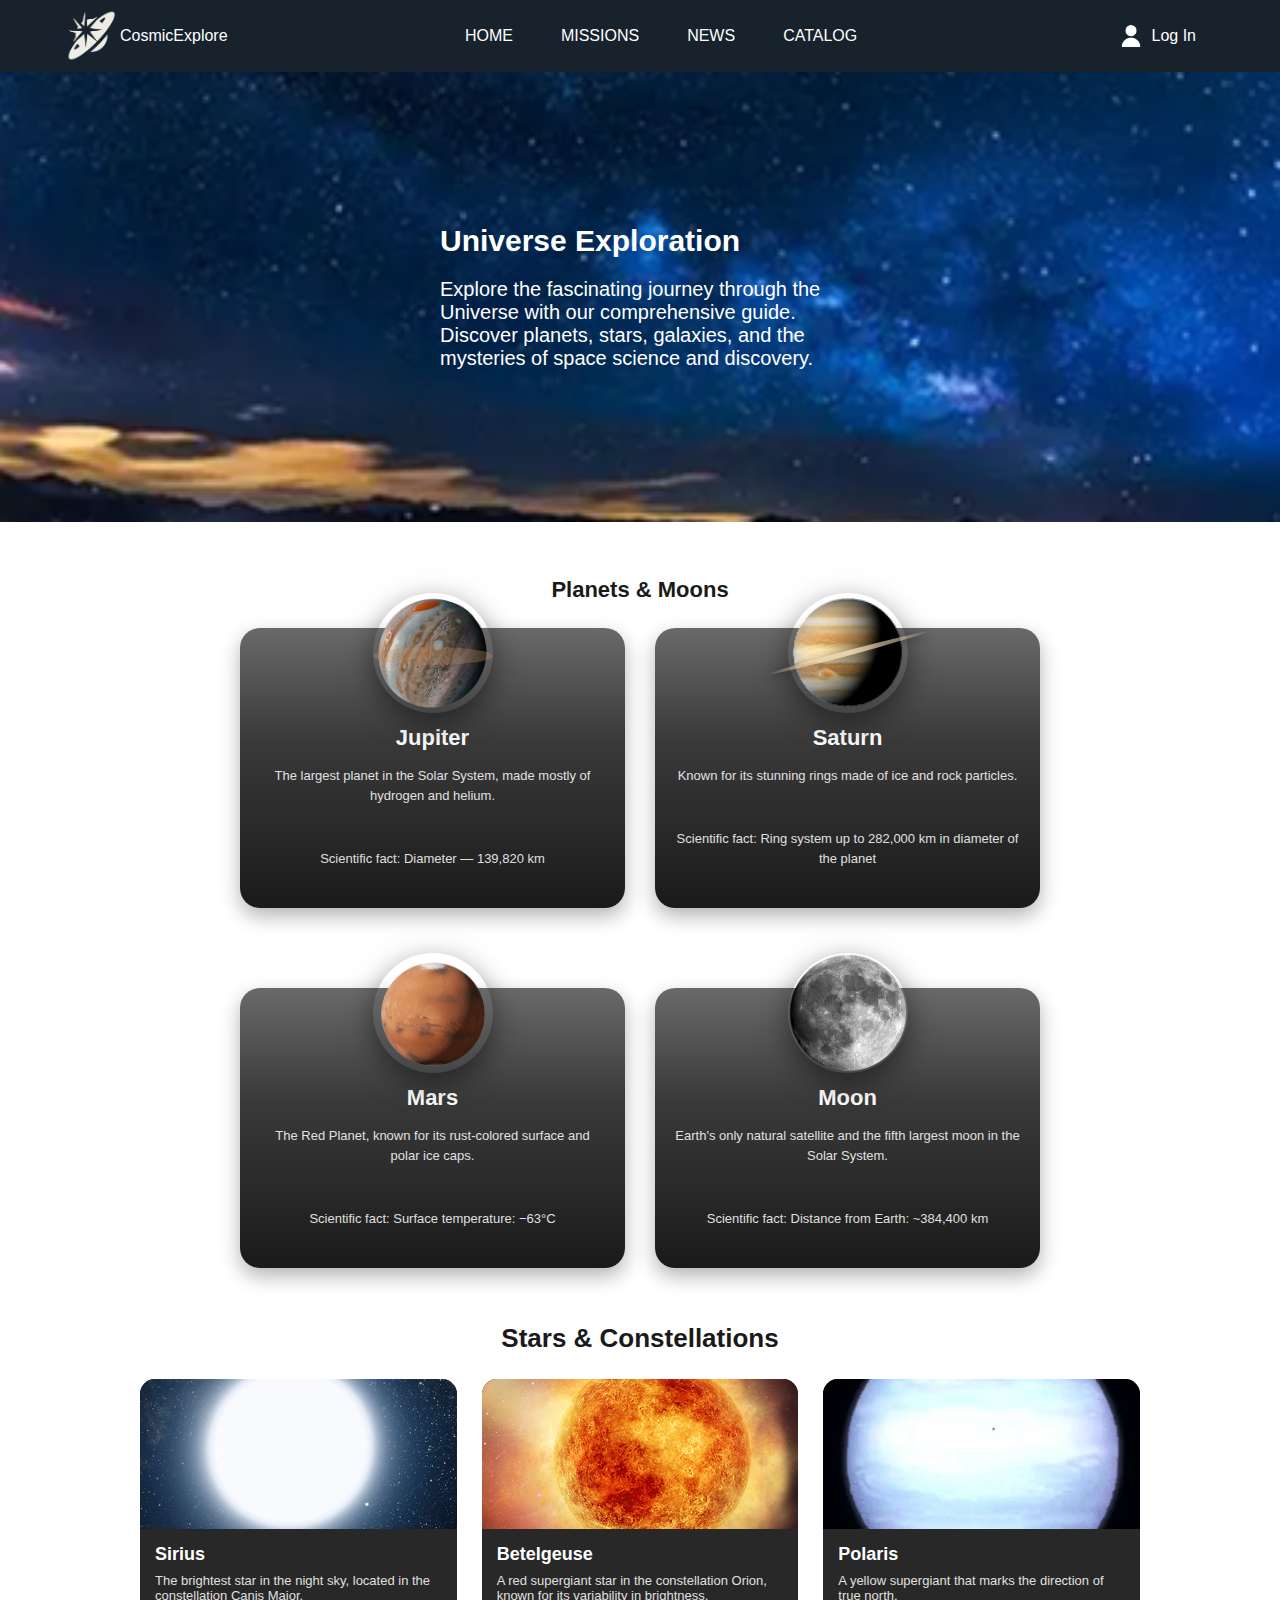
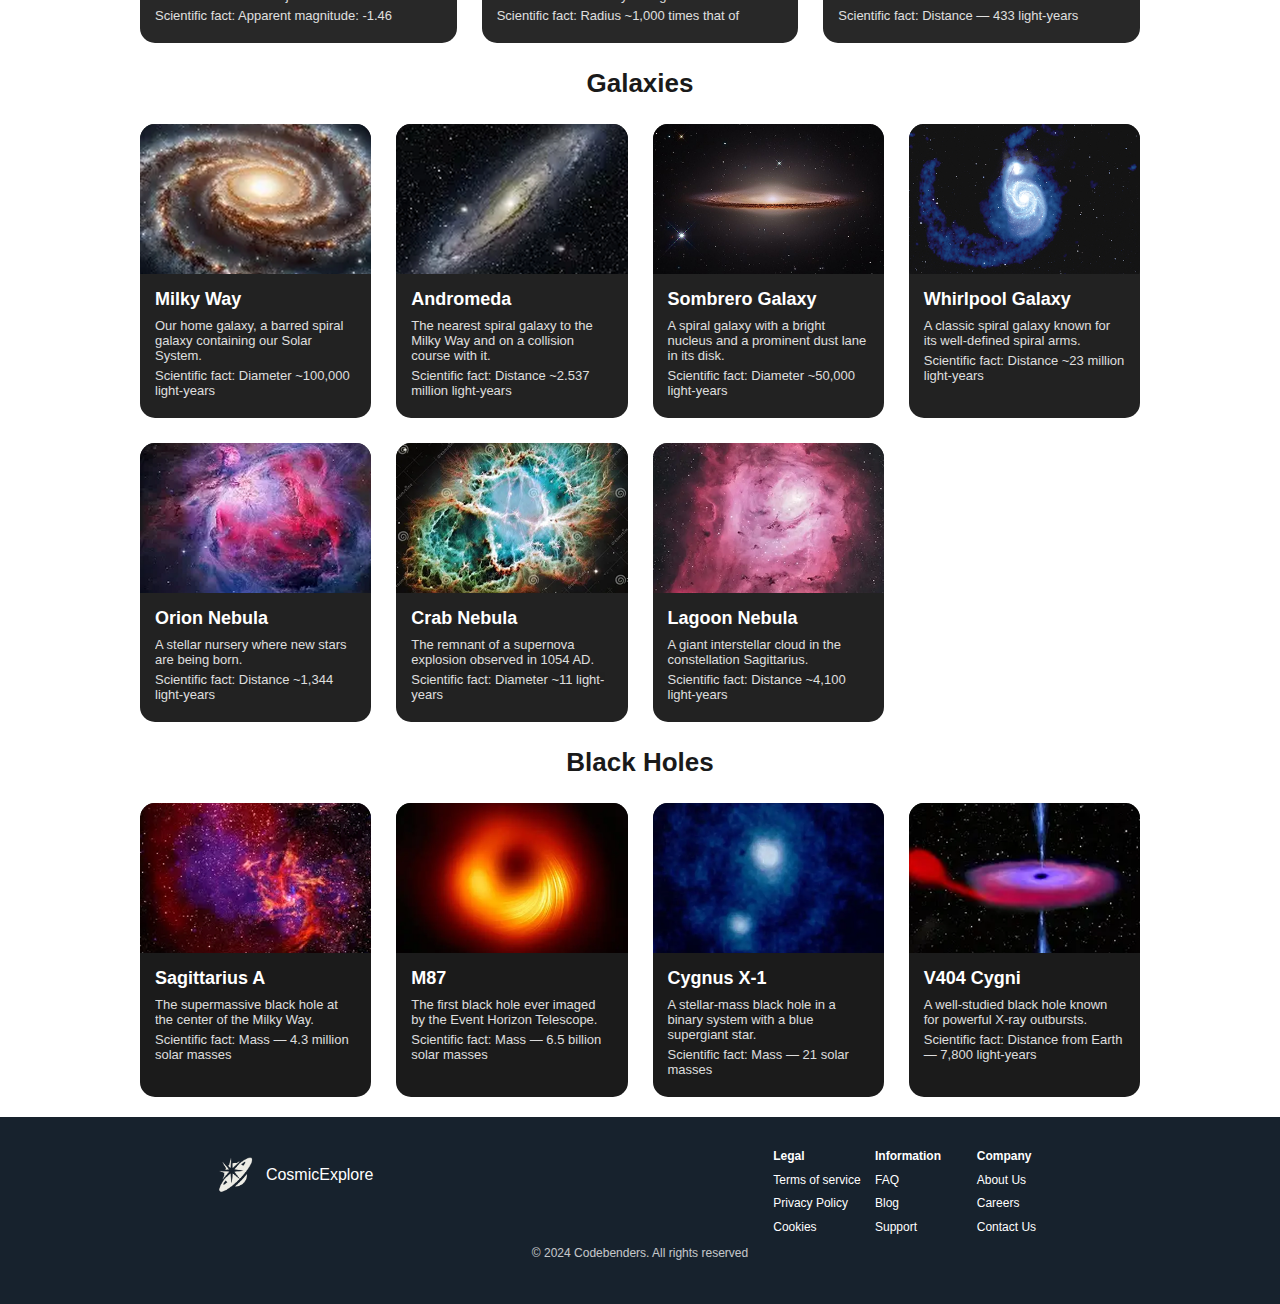
<file: catalog.html>
<html lang="en">
  <head>
    <meta charset="UTF-8" />
    <meta name="viewport" content="width=device-width, initial-scale=1.0" />
    <title>Celestial Catalog</title>
    <link rel="stylesheet" href="catalog.css" />
    <link rel="stylesheet" href="catalog.css?v=1.1" />

  </head>
  <body><!-- c'est la partie de header mais il manque le css corespond a elle  -->
    <header>
          <nav class="nav_bar">
          <div class="desktop_menu">
              <div class="logo">
                  <img src="images/logo.png" alt="#">
                  <span>CosmicExplore</span>
              </div>
              <ul>
                    <li><a href="index.html">HOME</a></li>
                    <li><a href="mission.html">MISSIONS</a></li>
                    <li><a href="news.html">NEWS</a></li>
                    <li><a href="catalog.html">CATALOG</a></li>
                </ul>
                <div class="login">
                        <img src="images/person.png" alt="">
                        <span><a href="login.html">Log In</a></span>
                </div>
            </div>

            <div class="burger_menu">
                <img class="burger_icon" src="images/burger_menu.png" alt="#">
                <ul class="mobile_menu">
                    <li><a href="index.html">HOME</a></li>
                    <li><a href="mission.html">MISSIONS</a></li>
                    <li><a href="news.html">NEWS</a></li>
                    <li><a href="catalog.html">CATALOG</a></li>
                    <li><a href="login.html">LOGIN</a></li>
                </ul>

            </div>
        </nav> 
    </header>
    <!-- Hero Section -->
    <section class="section1">
      <div class="text">
        <h1 style="text-align: left;">Universe Exploration</h1>
        <p style="text-align: left;">
          Explore the fascinating journey through the Universe with our
          comprehensive guide. Discover planets, stars, galaxies, and the
          mysteries of space science and discovery.
        </p>
      </div>
    </section>
    <div class="section">
        <h2>Planets & Moons</h2>
        <div class="cards-grid">
            <div class="card">
                <div class="card-image-container">
                    <div class="card-image jupiter"></div>
                </div>
                <h3>Jupiter</h3>
                <p>The largest planet in the Solar System, made mostly of hydrogen and helium.</p>
                <p class="card-stat">Scientific fact: Diameter — 139,820 km</p>
            </div>

            <div class="card">
                <div class="card-image-container">
                    <div class="card-image saturn"></div>
                </div>
                <h3>Saturn</h3>
                <p>Known for its stunning rings made of ice and rock particles.</p>
                <p class="card-stat">Scientific fact: Ring system up to 282,000 km in diameter of the planet</p>
            </div>

            <div class="card">
                <div class="card-image-container">
                    <div class="card-image mars"></div>
                </div>
                <h3>Mars</h3>
                <p>The Red Planet, known for its rust-colored surface and polar ice caps.</p>
                <p class="card-stat">Scientific fact: Surface temperature: −63°C</p>
            </div>

            <div class="card">
                <div class="card-image-container">
                    <div class="card-image moon"></div>
                </div>
                <h3>Moon</h3>
                <p>Earth's only natural satellite and the fifth largest moon in the Solar System.</p>
                <p class="card-stat">Scientific fact: Distance from Earth: ~384,400 km</p>
            </div>
        </div>
    </div>


    <section class="Stars-Constellations">
        <h2>Stars & Constellations</h2>
        <div class="Stars-Constellations-grid">
            <div class="star-card">
                <div class="star-image">
                    <img src="images/star1.png" alt="">
                </div>
                <div class="star-info">
                    <h3>Sirius</h3>
                    <p>The brightest star in the night sky, located in the constellation Canis Major.</p>
                    <p class="star-stat">Scientific fact: Apparent magnitude: -1.46</p>
                </div>
            </div>
            <div class="star-card">
                <div class="star-image">
                    <img src="images/star2.png" alt=""> 
                </div>
                <div class="star-info">
                    <h3> Betelgeuse</h3>
                    <p>A red supergiant star in the constellation Orion, known for its variability in brightness.</p>
                    <p class="star-stat">Scientific fact: Radius ~1,000 times that of
                </div>
            </div>
            <div class="star-card">
                <div class="star-image">
                    <img src="images/star3.png" alt="">
            </div>
                <div class="star-info">
                    <h3>Polaris</h3>
                    <p>A yellow supergiant that marks the direction of true north.</p>
                    <p class="star-stat">Scientific fact: Distance — 433 light-years</p>
                </div>
            </div>
        </div>
    </section>


<section class="Galaxies">
    <h2>Galaxies</h2>
    <div class="galaxies-grid">
        <div class="galaxy-card">
            <div class="galaxy-image">
                <img src="images/Galaxies1.png" alt="">
            </div>
            <div class="galaxy-info">
                <h3>Milky Way</h3>
                <p>Our home galaxy, a barred spiral galaxy containing our Solar System.</p>
                <p class="galaxy-stat">Scientific fact: Diameter ~100,000 light-years</p>
            </div>
        </div>
        <div class="galaxy-card">
            <div class="galaxy-image">
                <img src="images/Galaxies2.png" alt="">
            </div>
            <div class="galaxy-info">
                <h3>Andromeda</h3>
                <p>The nearest spiral galaxy to the Milky Way and on a collision course with it.</p>
                <p class="galaxy-stat">Scientific fact: Distance ~2.537 million light-years</p>
            </div>
        </div>
        <div class="galaxy-card">
            <div class="galaxy-image">
                <img src="images/Galaxies3.png" alt="">
            </div>
            <div class="galaxy-info">
                <h3>Sombrero Galaxy</h3>
                <p>A spiral galaxy with a bright nucleus and a prominent dust lane in its disk.</p>
                <p class="galaxy-stat">Scientific fact: Diameter ~50,000 light-years</p>
            </div>
        </div>
        <div class="galaxy-card">
            <div class="galaxy-image">
                <img src="images/Galaxies4.png" alt="">
            </div>
            <div class="galaxy-info">
                <h3>Whirlpool Galaxy</h3>
                <p>A classic spiral galaxy known for its well-defined spiral arms.</p>
                <p class="galaxy-stat">Scientific fact: Distance ~23 million light-years</p>
            </div>
        </div>
        <div class="galaxy-card">
            <div class="galaxy-image">
                <img src="images/Galaxies5.png" alt="">
            </div>
            <div class="galaxy-info">
                <h3>Orion Nebula</h3>
                <p>A stellar nursery where new stars are being born.</p>
                <p class="galaxy-stat">Scientific fact: Distance ~1,344 light-years</p>
            </div>
        </div>
        <div class="galaxy-card">
            <div class="galaxy-image">
                <img src="images/Galaxies6.png" alt="">
            </div>
            <div class="galaxy-info">
                <h3>Crab Nebula</h3>
                <p>The remnant of a supernova explosion observed in 1054 AD.</p>
                <p class="galaxy-stat">Scientific fact: Diameter ~11 light-years</p>
            </div>
        </div>
        <div class="galaxy-card">
            <div class="galaxy-image">
                <img src="images/Galaxies7.png" alt="">
            </div>
            <div class="galaxy-info">
                <h3> Lagoon Nebula</h3>
                <p>A giant interstellar cloud in the constellation Sagittarius.</p>
                <p class="galaxy-stat">Scientific fact: Distance ~4,100 light-years</p>
            </div>
        </div>

</section>


<section class="Black-Holes">
    <h2>Black Holes</h2>
    <div class="holes-grid">
        <div class="hole-card">
            <div class="hole-image">
                <img src="images/Hole1.png" alt="">
            </div>
            <div class="hole-info">
                <h3>Sagittarius A</h3>
                <p>The supermassive black hole at the center of the Milky Way.</p>
                <p class="hole-stat">Scientific fact: Mass — 4.3 million solar masses</p>
            </div>
        </div>
        <div class="hole-card">
            <div class="hole-image">
                <img src="images/Hole2.png" alt="">
            </div>
            <div class="hole-info">
                <h3>M87</h3>
                <p>The first black hole ever imaged by the Event Horizon Telescope.</p>
                <p class="hole-stat">Scientific fact: Mass — 6.5 billion solar masses</p>
            </div>
        </div>
        <div class="hole-card">
            <div class="hole-image">
                <img src="images/Hole3.png" alt="">
            </div>
            <div class="hole-info">
                <h3>Cygnus X-1</h3>
                <p>A stellar-mass black hole in a binary system with a blue supergiant star.</p>
                <p class="hole-stat">Scientific fact: Mass — 21 solar masses</p>
            </div>
        </div>
        <div class="hole-card">
            <div class="hole-image">
                <img src="images/Hole4.png" alt="">
            </div>
            <div class="hole-info">
                <h3>V404 Cygni</h3>
                <p>A well-studied black hole known for powerful X-ray outbursts.</p>
                <p class="hole-stat">Scientific fact: Distance from Earth — 7,800 light-years</p>
            </div>
        </div>
    </div>
</section>


    <!--footer  mais il menque le css corespond a elle  -->
    <footer>
      <div class="footercont">
        <div class="logo">
          <img src="images/logo.png" alt="#" />
          <span>CosmicExplore</span>
        </div>
        <div class="container">
          <div class="column">
            <span>Legal</span>
            <span>Terms of service</span>
            <span>Privacy Policy</span>
            <span>Cookies</span>
          </div>
          <div class="column">
            <span>Information</span>
            <span>FAQ</span>
            <span>Blog</span>
            <span>Support</span>
          </div>
          <div class="column">
            <span>Company</span>
            <span>About Us</span>
            <span>Careers</span>
            <span>Contact Us</span>
          </div>
        </div>
      </div>
      <span class="copyrights">© 2024 Codebenders. All rights reserved</span>
    </footer>
  </body>
</html>
</file>
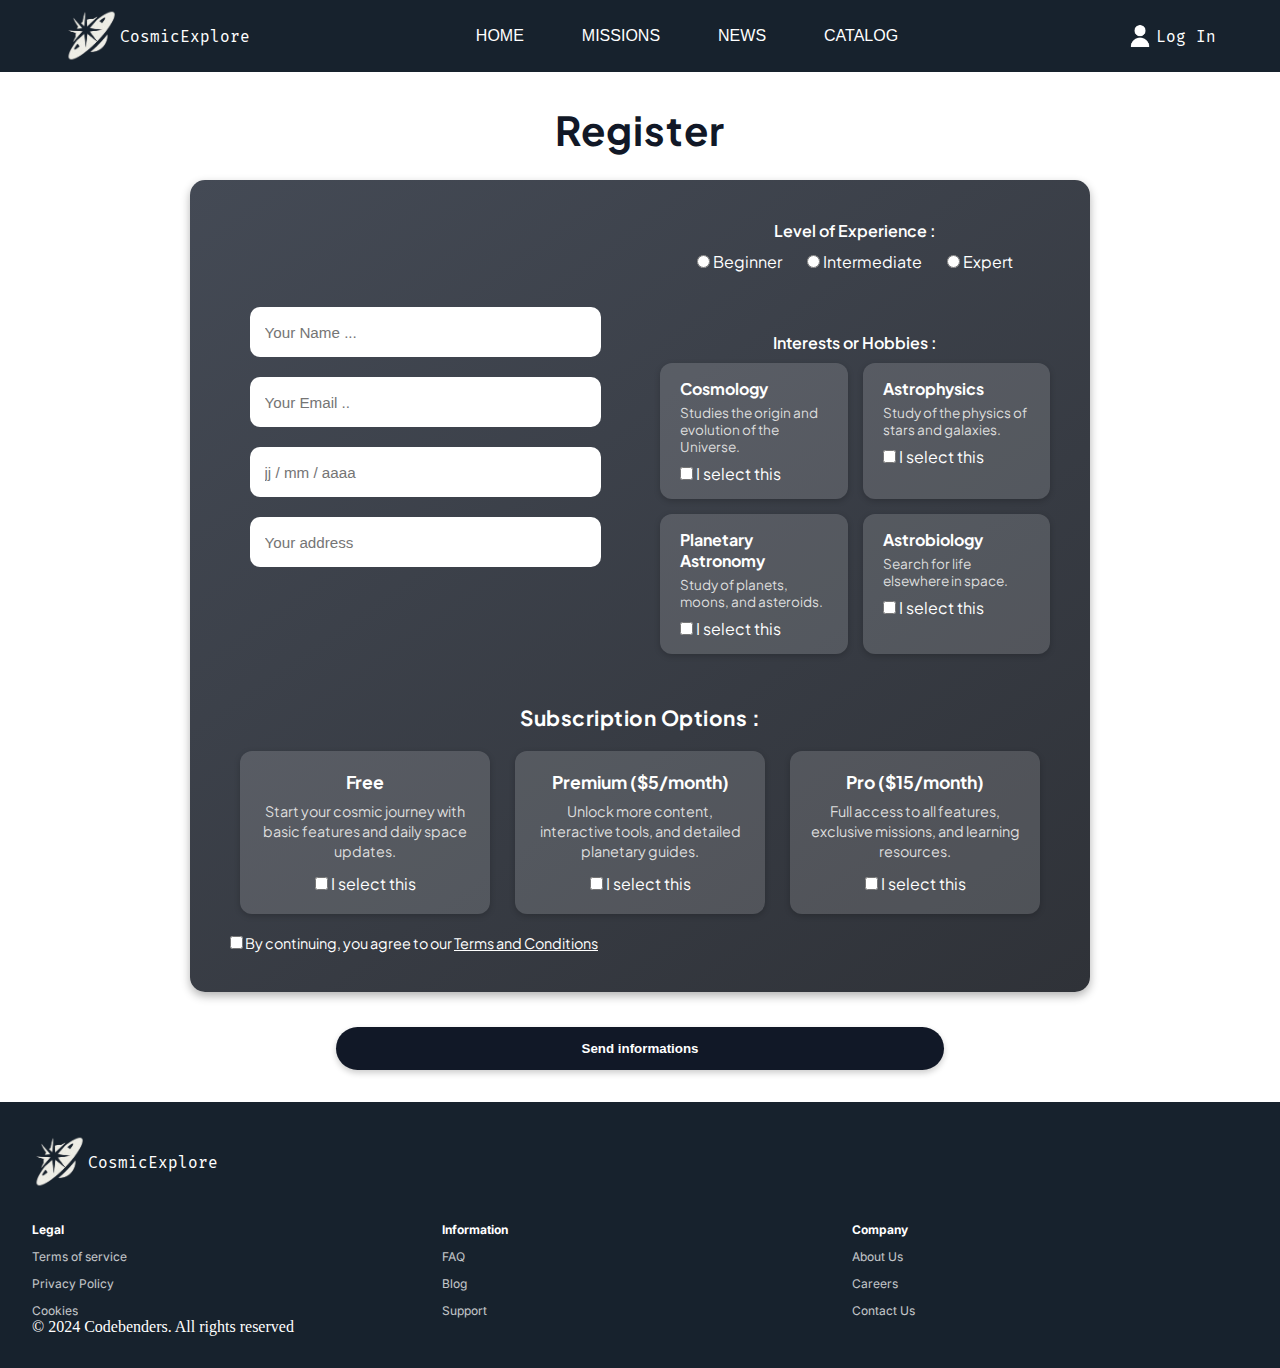
<file: login.html>
<!DOCTYPE html>
<html lang="en">
  <head>
    <meta charset="UTF-8" />
    <meta name="viewport" content="width=device-width, initial-scale=1.0" />
    <title>Register</title>
    <link rel="stylesheet" href="index.css" />
    <link rel="stylesheet" href="login.css" />

    <link rel="preconnect" href="https://fonts.googleapis.com" />
    <link rel="preconnect" href="https://fonts.gstatic.com" crossorigin />
    <link
      href="https://fonts.googleapis.com/css2?family=Alice&family=Fira+Mono:wght@400;500;700&family=Inter:ital,opsz,wght@0,14..32,100..900;1,14..32,100..900&family=Plus+Jakarta+Sans:ital,wght@0,200..800;1,200..800&display=swap"
      rel="stylesheet"
    />
  </head>
  <body>
    <nav class="nav_bar">
      <div class="desktop_menu">
        <div class="logo">
          <img src="images/logo.png" alt="#" />
          <span>CosmicExplore</span>
        </div>
        <ul>
          <li><a href="index.html">HOME</a></li>
          <li><a href="mission.html">MISSIONS</a></li>
          <li><a href="news.html">NEWS</a></li>
          <li><a href="catalog.html">CATALOG</a></li>
        </ul>
        <div class="login">
          <img src="images/person.png" alt="" />
          <span><a href="login.html">Log In</a></span>
        </div>
      </div>

      <div class="burger_menu">
        <img class="burger_icon" src="images/burger_menu.png" alt="#" />
        <ul class="mobile_menu">
          <li><a href="index.html">HOME</a></li>
          <li><a href="mission.html">MISSIONS</a></li>
          <li><a href="news.html">NEWS</a></li>
          <li><a href="catalog.html">CATALOG</a></li>
          <li><a href="login.html">LOGIN</a></li>
        </ul>
      </div>
    </nav>

    <section class="login-form">
      <h1 class="page-title">Register</h1>
      <div class="register-box">
        <form>
          <div class="form-content">
            <!-- Colonne gauche -->
            <div class="left">
              <input type="text" placeholder="Your Name ..." required />
              <input type="email" placeholder="Your Email .." required />
              <input type="text" placeholder="jj / mm / aaaa" required />
              <input type="text" placeholder="Your address" required />
            </div>

            <!-- Colonne droite -->
            <div class="right">
              <div class="experience">
                <p class="title">Level of Experience :</p>
                <div class="radio-group">
                  <label><input type="radio" name="level" /> Beginner</label>
                  <label
                    ><input type="radio" name="level" /> Intermediate</label
                  >
                  <label><input type="radio" name="level" /> Expert</label>
                </div>
              </div>

              <!-- Hobbies -->
              <div class="hobbies">
                <p class="title">Interests or Hobbies :</p>
                <div class="hobby-grid">
                  <div class="hobby-card">
                    <h4>Cosmology</h4>
                    <p>Studies the origin and evolution of the Universe.</p>
                    <label class="checkline"
                      ><input type="checkbox" /> I select this</label
                    >
                  </div>
                  <div class="hobby-card">
                    <h4>Astrophysics</h4>
                    <p>Study of the physics of stars and galaxies.</p>
                    <label class="checkline"
                      ><input type="checkbox" /> I select this</label
                    >
                  </div>
                  <div class="hobby-card">
                    <h4>Planetary Astronomy</h4>
                    <p>Study of planets, moons, and asteroids.</p>
                    <label class="checkline"
                      ><input type="checkbox" /> I select this</label
                    >
                  </div>
                  <div class="hobby-card">
                    <h4>Astrobiology</h4>
                    <p>Search for life elsewhere in space.</p>
                    <label class="checkline"
                      ><input type="checkbox" /> I select this</label
                    >
                  </div>
                </div>
              </div>
            </div>
          </div>

          <!-- Subscription -->
          <div class="subscription">
            <p class="title">Subscription Options :</p>
            <div class="plans">
              <div class="plan-card">
                <h4>Free</h4>
                <p>
                  Start your cosmic journey with basic features and daily space
                  updates.
                </p>
                <label class="checkline"
                  ><input type="checkbox" /> I select this</label
                >
              </div>
              <div class="plan-card">
                <h4>Premium ($5/month)</h4>
                <p>
                  Unlock more content, interactive tools, and detailed planetary
                  guides.
                </p>
                <label class="checkline"
                  ><input type="checkbox" /> I select this</label
                >
              </div>
              <div class="plan-card">
                <h4>Pro ($15/month)</h4>
                <p>
                  Full access to all features, exclusive missions, and learning
                  resources.
                </p>
                <label class="checkline"
                  ><input type="checkbox" /> I select this</label
                >
              </div>
            </div>
          </div>

          <div class="terms">
            <label>
              <input type="checkbox" required />
              By continuing, you agree to our
              <a href="#">Terms and Conditions</a>
            </label>
          </div>
        </form>
      </div>

      <button type="submit" class="send-btn">Send informations</button>
    </section>

    <footer>
      <div class="footercont">
        <div class="logo">
          <img src="images/logo.png" alt="#" />
          <span>CosmicExplore</span>
        </div>
        <div class="container">
          <div class="column">
            <span>Legal</span>
            <span>Terms of service</span>
            <span>Privacy Policy</span>
            <span>Cookies</span>
          </div>
          <div class="column">
            <span>Information</span>
            <span>FAQ</span>
            <span>Blog</span>
            <span>Support</span>
          </div>
          <div class="column">
            <span>Company</span>
            <span>About Us</span>
            <span>Careers</span>
            <span>Contact Us</span>
          </div>
        </div>
      </div>
      <span class="copyrights">© 2024 Codebenders. All rights reserved</span>
    </footer>
  </body>
</html>
</file>
<file: catalog.css>
* {
  margin: 0;
  padding: 0;
  box-sizing: border-box;
  text-decoration: none;
  font-family: 'Nunito', sans-serif;
}

/* ---------------- NAVIGATION ---------------- */
.nav_bar, .desktop_menu {
  display: flex;
  justify-content: space-between;
  align-items: center;
  background: #17222D;
  padding: 0 2em;
  width: 100%;
  height: 4.5em;
  color: white;
  z-index: 100;
}
.logo {
  display: flex;
  align-items: center;
  justify-content: center;
}
.logo img {
  width: 3.5em;
  height: 3.5em;
}
ul {
  display: flex;
  list-style: none;
}
ul li {
  padding: 0.5em 1.5em;
}
ul li a {
  color: white;
}
ul li:hover {
  border: 1px solid white;
  border-radius: 5px;
}
.login {
  display: flex;
  align-items: center;
  padding: 3px 20px;
}
.login img {
  height: 2em;
  width: 2em;
  margin-right: 5px;
}
.login a {
  color: white;
}

/* ---------------- BURGER MENU ---------------- */
.burger_menu {
  display: none;
}
@media (max-width: 990px) {
  .desktop_menu ul, .login { display: none; }
  .burger_menu { display: flex; align-items: center; position: relative; }
  .burger_icon { height: 3em; width: 3.6em; margin: 0.7em; cursor: pointer; }
  .mobile_menu {
    position: absolute;
    top: 4.5em;
    left: 50%;
    transform: translateX(-50%);
    width: 200px;
    background-color: #17222D;
    opacity: 0;
    visibility: hidden;
    pointer-events: none;
    transition: all 0.3s ease;
    border-radius: 10px;
    overflow: hidden;
  }
  .burger_menu:hover .mobile_menu {
    opacity: 1;
    visibility: visible;
    pointer-events: auto;
  }
  .mobile_menu li {
    padding: 1em;
    text-align: center;
  }
  .mobile_menu li:hover { background-color: rgba(255,255,255,0.1); }
}

/* ---------------- HERO SECTION ---------------- */
.section1 {
  background: url("images/backgroundCatalogue.png") center/cover no-repeat;
  height: 50vh;
  display: flex;
  align-items: center;
  justify-content: center;
  flex-direction: column;
}
.section1 .text {
  color: white;
  text-align: center;
  display: flex;
  flex-direction: column;
  gap: 20px;
  max-width: 400px;
}
.section1 .text h1 {
  font-size: 30px;
}
.section1 .text p {
  font-size: 20px;
  font-weight: 100;
}

/* ---------------- GENERAL SECTION TITLES ---------------- */
.section h2,
.Stars-Constellations h2,
.Galaxies h2,
.Black-Holes h2 {
  font-size: 26px;
  margin: 25px;
  color: #1a1a1a;
  font-weight: 700;
  text-align: center;
}

/* ---------------- PLANETS & MOONS ---------------- */
.section {
  padding: 30px 20px;
  background: white;
}

.section h2 {
  font-size: 22px;
  margin-bottom: 25px;
  color: #1a1a1a;
  font-weight: 600;
  text-align: center;
}

.cards-grid {
  display: grid;
  grid-template-columns: repeat(2, 1fr);
  gap: 20px;
  max-width: 500px;
  margin: 0 auto;
  row-gap: 70px;
}

.card {
  background: linear-gradient(
    180deg,
    #6a6a6a 0%,
    #3a3a3a 40%,
    #2a2a2a 70%,
    #1a1a1a 100%
  );
  border-radius: 20px;
  padding: 20px 15px;
  color: white;
  position: relative;
  overflow: visible;
  min-height: 240px;
  display: flex;
  flex-direction: column;
  align-items: center;
  text-align: center;
  box-shadow: 0 8px 20px rgba(0, 0, 0, 0.3);
}

.card-image-container {
  width: 100px;
  height: 100px;
  margin-top: -60px;
  margin-bottom: 12px;
  position: relative;
}

.card-image {
  width: 100%;
  height: 100%;
  border-radius: 50%;
  object-fit: cover;
  box-shadow: 0 10px 30px rgba(0, 0, 0, 0.5);
}

.card h3 {
  font-size: 20px;
  margin-bottom: 10px;
  font-weight: 600;
}

.card p {
  font-size: 11px;
  line-height: 1.5;
  opacity: 0.85;
  margin-bottom: 10px;
}

.card-stat {
  font-size: 10px;
  opacity: 0.75;
  margin-top: auto;
}

.jupiter {
  background-image: url(images/Jupiter.png);
  position: relative;
  background-size: cover;
  background-position: center;
  background-repeat: no-repeat;
}

.jupiter::before {
  content: "";
  position: absolute;
  width: 100%;
  height: 15%;
  background: rgba(200, 150, 100, 0.3);
  top: 45%;
  left: 0;
  border-radius: 50%;
}

.saturn {
  background-image: url(images/saturn.png);
  position: relative;
  background-size: cover;
  background-position: center;
  background-repeat: no-repeat;
}

.saturn::after {
  content: "";
  position: absolute;
  width: 140%;
  height: 5px;
  background: linear-gradient(
    90deg,
    transparent,
    rgba(220, 200, 160, 0.6) 20%,
    rgba(240, 220, 180, 0.8) 50%,
    rgba(220, 200, 160, 0.6) 80%,
    transparent
  );
  top: 50%;
  left: -20%;
  transform: translateY(-50%) rotateZ(-15deg);
  border-radius: 50%;
  box-shadow: 0 2px 8px rgba(0, 0, 0, 0.4);
}

.mars {
  background-image: url(images/mars.png);
  background-size: cover;
  background-position: center;
  background-repeat: no-repeat;
}

.moon {
  background-image: url(images/Moon.png);
  position: relative;
  background-size: cover;
  background-position: center;
  background-repeat: no-repeat;
}

.moon::before {
  content: "";
  position: absolute;
  width: 18px;
  height: 18px;
  background: rgba(0, 0, 0, 0.2);
  border-radius: 50%;
  top: 35%;
  left: 30%;
}

.moon::after {
  content: "";
  position: absolute;
  width: 13px;
  height: 13px;
  background: rgba(0, 0, 0, 0.15);
  border-radius: 50%;
  top: 55%;
  right: 28%;
}

@media (min-width: 769px) {
  .cards-grid {
    max-width: 800px;
    gap: 30px;
    row-gap: 80px;
  }

  .card {
    min-height: 280px;
    padding: 25px 20px;
  }

  .card-image-container {
    width: 120px;
    height: 120px;
    margin-top: -60px;
  }

  .card h3 {
    font-size: 22px;
    margin-bottom: 15px;
  }

  .card p {
    font-size: 13px;
    margin-bottom: 15px;
  }

  .card-stat {
    font-size: 12px;
  }
}


/* ---------------- STARS & CONSTELLATIONS ---------------- */
.Stars-Constellations-grid {
  display: grid;
  grid-template-columns: repeat(auto-fit, minmax(220px, 1fr));
  gap: 25px;
  max-width: 1000px;
  margin: 0 auto;
}
.star-card {
  background: #282828;
  border-radius: 15px;
  overflow: hidden;
  color: white;
  transition: transform 0.3s ease, box-shadow 0.3s ease;
}
.star-card:hover {
  transform: translateY(-8px);
  box-shadow: 0 12px 25px rgba(0,0,0,0.4);
}
.star-card img {
  width: 100%;
  height: 150px;
  object-fit: cover;
}
.star-info {
  padding: 15px;
}
.star-info h3 {
  font-size: 18px;
  margin-bottom: 8px;
}
.star-info p {
  font-size: 13px;
  margin-bottom: 5px;
  opacity: 0.85;
}
.star-stat {
  font-size: 11px;
  opacity: 0.6;
}

/* ---------------- GALAXIES ---------------- */
.galaxies-grid {
  display: grid;
  grid-template-columns: repeat(auto-fit, minmax(220px, 1fr));
  gap: 25px;
  max-width: 1000px;
  margin: 0 auto;
}
.galaxy-card {
  background: #222222;
  border-radius: 15px;
  overflow: hidden;
  color: white;
  transition: transform 0.3s ease, box-shadow 0.3s ease;
}
.galaxy-card:hover {
  transform: translateY(-8px);
  box-shadow: 0 12px 25px rgba(0,0,0,0.4);
}
.galaxy-card img {
  width: 100%;
  height: 150px;
  object-fit: cover;
}
.galaxy-info {
  padding: 15px;
}
.galaxy-info h3 {
  font-size: 18px;
  margin-bottom: 8px;
}
.galaxy-info p {
  font-size: 13px;
  margin-bottom: 5px;
  opacity: 0.85;
}
.galaxy-stat {
  font-size: 11px;
  opacity: 0.6;
}

/* ---------------- BLACK HOLES ---------------- */
.holes-grid {
  display: grid;
  grid-template-columns: repeat(auto-fit, minmax(220px, 1fr));
  gap: 25px;
  max-width: 1000px;
  margin: 20px auto;
}
.hole-card {
  background: #1b1b1b;
  border-radius: 15px;
  overflow: hidden;
  color: white;
  transition: transform 0.3s ease, box-shadow 0.3s ease;
}
.hole-card:hover {
  transform: translateY(-8px);
  box-shadow: 0 12px 25px rgba(0,0,0,0.4);
}
.hole-card img {
  width: 100%;
  height: 150px;
  object-fit: cover;
}
.hole-info {
  padding: 15px;
}
.hole-info h3 {
  font-size: 18px;
  margin-bottom: 8px;
}
.hole-info p {
  font-size: 13px;
  margin-bottom: 5px;
  opacity: 0.85;
}
.hole-stat {
  font-size: 11px;
  opacity: 0.6;
}

/* ---------------- FOOTER ---------------- */
footer {
  background-color: #17222d;
  color: white;
  font-family: "Inter", sans-serif;
  display: flex;
  flex-direction: column;
  padding: 2em;
}
.footercont {
  display: flex;
  flex-wrap: wrap;
  justify-content: space-around;
  gap: 2em;
}
.footercont .logo {
  display: flex;
  align-items: center;
  font-family: "Fira Mono";
  margin-bottom: 2em;
}
.footercont .logo img {
  width: 40px;
  height: 40px;
  margin-right: 10px;
}
.footercont .container {
  display: grid;
  grid-template-columns: repeat(3, 1fr);
  gap: 1.2em;
  font-size: 0.75em;
}
.footercont .column {
  display: flex;
  flex-direction: column;
  gap: 0.8em;
}
.footercont .column span:first-child {
  font-weight: 700;
}
.copyrights {
  margin: 1em;
  align-self: center;
  font-size: 0.75em;
  opacity: 0.75;
}
</file>
<file: index.css>
* {
  margin: 0;
  padding: 0;
  box-sizing: border-box;
}

/*-------------------------      NAV_BAR     ------------------------*/
.nav_bar,
.desktop_menu {
  display: flex;
  justify-content: space-between;
  align-items: center;
  background: #17222d;
  padding-left: 2em;
  padding-right: 2em;
  width: 100%;
  height: 4.5em;
  font-family: "Fira Mono", monospace;
  color: white;
}
a {
  color: white;
  text-decoration: none;
}
.logo {
  display: flex;
  align-items: center;
  justify-content: center;
}
.logo img {
  width: 3.5em;
  height: 3.5em;
}
ul {
  width: auto;
}
ul li {
  list-style: none;
  display: inline-block;
  padding: 0.5em 1.5em;
  font-weight: 100;
  font-family: "Nunito", sans-serif;
}

.login {
  display: flex;
  align-items: center;
  justify-content: center;
}
.login img {
  height: 2em;
  width: 2em;
}
.burger_menu {
  display: none;
}

@media (max-width: 990px) {
  .desktop_menu ul,
  .login {
    display: none;
  }
  .logo img {
    width: 2.3em;
    height: 2.3em;
  }
  .nav_bar {
    padding-left: 0em;
    padding-right: 0.5em;
  }
  .burger_menu {
    display: flex;
  }
  .mobile_menu {
    position: absolute;
    /* display: none; */
    background-color: #17222d;
    top: 4.5em;
    left: 50%;
    width: 50%;
    height: 16.4em;
    opacity: 0;
    visibility: hidden;
    pointer-events: none;
    transition: opacity 0.3s ease-in, visibility 0.4s ease-in;
  }
  .mobile_menu li {
    width: 100%;
    padding: 1em;
    text-align: center;
  }
  /* .mobile_menu a{border: 1px solid blue; width: 5em; height: 100%;} */
  .burger_icon {
    height: 3em;
    width: 3.6em;
    margin: 0.7em;
  }
  .burger_menu:hover .mobile_menu {
    /* display: block; */
    opacity: 1;
    visibility: visible;
    pointer-events: auto;
  }
}

/*-------------------------      HERO SECTION - Raihana     ------------------------*/

/*-------------------------      FEATURED SECTIONS - Ilyas     ------------------------*/

/*-------------------------      ESTIMONIALS - Noha     ------------------------*/

/*-------------------------      INTERACTIVE FAQ - Yahia     ------------------------*/

/*-------------------------      NEWSLETTER - Rihab     ------------------------*/

/*-------------------------      Footer content     ------------------------*/
footer {
  padding: 2em;
  background-color: #17222d;
  color: white;
}
footer .logo {
  align-items: center;
  justify-content: flex-start;
  margin-bottom: 2em;
  font-family: "Fira Mono";
  font-size: 1em;
}
footer .container {
  display: grid;
  grid-template-columns: 1fr 1fr 1fr;
  grid-template-rows: 1fr;
  gap: 1.2em;
  font-family: "Inter";
  font-size: 0.75em;
}
footer .column {
  display: flex;
  flex-direction: column;
  gap: 1em;
}
footer .column span {
  opacity: 0.75;
}
footer .column span:first-child {
  font-weight: 700;
  opacity: 1;
}
</file>
<file: login.css>
* {
  margin: 0;
  padding: 0;
  box-sizing: border-box;
}

.login-form {
  display: flex;
  flex-direction: column;
  align-items: center;
  padding: 2em;
  font-family: "Plus Jakarta Sans", sans-serif;
}

.page-title {
  font-size: 2.5rem;
  color: #111827;
  text-align: center;
  margin-bottom: 25px;
  font-weight: 700;
  letter-spacing: 1px;
}

.register-box {
  width: 900px;
  background: linear-gradient(145deg, #444a55, #2f3238);
  border-radius: 15px;
  padding: 40px;
  box-shadow: 0 4px 10px rgba(0, 0, 0, 0.3);
  color: white;
}

.form-content {
  display: flex;
  justify-content: space-between;
  align-items: stretch;
  gap: 40px;
}

.left,
.right {
  flex: 1;
  display: flex;
  flex-direction: column;
  justify-content: center;
  gap: 20px;
}

.left input {
  width: 90%;
  padding: 12px 15px;
  border: none;
  border-radius: 10px;
  background: white;
  color: #333;
  font-size: 0.95rem;
  align-self: center;
  height: 50px;
}

.experience {
  width: 100%;
  text-align: center;
}
.experience .title {
  font-weight: 600;
  margin-bottom: 10px;
}
.radio-group {
  display: flex;
  justify-content: center;
  gap: 25px;
  flex-wrap: wrap;
}

.hobbies {
  text-align: center;
  margin-top: 40px;
}
.hobbies .title {
  font-weight: 600;
  margin-bottom: 10px;
}
.hobby-grid {
  display: grid;
  grid-template-columns: 1fr 1fr;
  gap: 15px;
}
.hobby-card {
  background: rgba(255, 255, 255, 0.15);
  border-radius: 12px;
  padding: 15px 20px;
  text-align: left;
  box-shadow: 0 2px 6px rgba(0, 0, 0, 0.2);
}
.hobby-card h4 {
  color: white;
  margin-bottom: 5px;
}
.hobby-card p {
  font-size: 0.85rem;
  color: #ddd;
  margin-bottom: 8px;
}

.subscription {
  margin-top: 50px;
  text-align: center;
}

.subscription .title {
  font-weight: 700;
  font-size: 1.3rem;
  margin-bottom: 20px;
  color: white;
  letter-spacing: 0.5px;
}

.plans {
  display: flex;
  justify-content: center;
  align-items: stretch;
  gap: 25px;
  flex-wrap: wrap;
}

.plan-card {
  background: rgba(255, 255, 255, 0.15);
  border-radius: 12px;
  padding: 20px;
  width: 250px;
  text-align: center;
  transition: 0.3s ease;
  box-shadow: 0 2px 6px rgba(0, 0, 0, 0.2);
}

.plan-card:hover {
  transform: translateY(-5px);
  background: rgba(255, 255, 255, 0.25);
}

.plan-card h4 {
  color: white;
  font-size: 1.1rem;
  margin-bottom: 8px;
}

.plan-card p {
  font-size: 0.9rem;
  color: #ddd;
  margin-bottom: 12px;
  line-height: 1.4;
}

.terms {
  text-align: left;
  font-size: 0.9rem;
  margin-top: 20px;
}
.terms a {
  color: #fff;
  text-decoration: underline;
}

.send-btn {
  display: block;
  width: 50%;
  margin: 35px auto 0;
  padding: 14px 0;
  background: #111827;
  border: none;
  border-radius: 25px;
  color: white;
  font-weight: 600;
  cursor: pointer;
  transition: 0.3s;
  box-shadow: 0 3px 6px rgba(0, 0, 0, 0.2);
}
.send-btn:hover {
  background: #0d1220;
  transform: translateY(-2px);
}

@media (max-width: 768px) {
  body {
    padding: 30px 0;
  }

  .page-title {
    font-size: 2rem;
  }

  .register-box {
    width: 95%;
    padding: 25px;
    background: linear-gradient(145deg, #17222d, #2a3036);
  }

  .form-content {
    flex-direction: column;
    gap: 25px;
  }

  .left input {
    width: 100%;
    height: 48px;
  }

  .hobby-grid {
    grid-template-columns: repeat(2, 1fr);
    gap: 10px;
  }

  .plans {
    display: grid;
    grid-template-columns: repeat(2, 1fr);
    gap: 10px;
  }

  .plan-card {
    width: 100%;
    padding: 15px;
  }

  .plan-card:last-child {
    grid-column: 1 / 3;
    width: 70%;
    justify-self: center;
  }

  .send-btn {
    width: 80%;
    margin-top: 25px;
    font-size: 0.95rem;
  }
}
</file>
